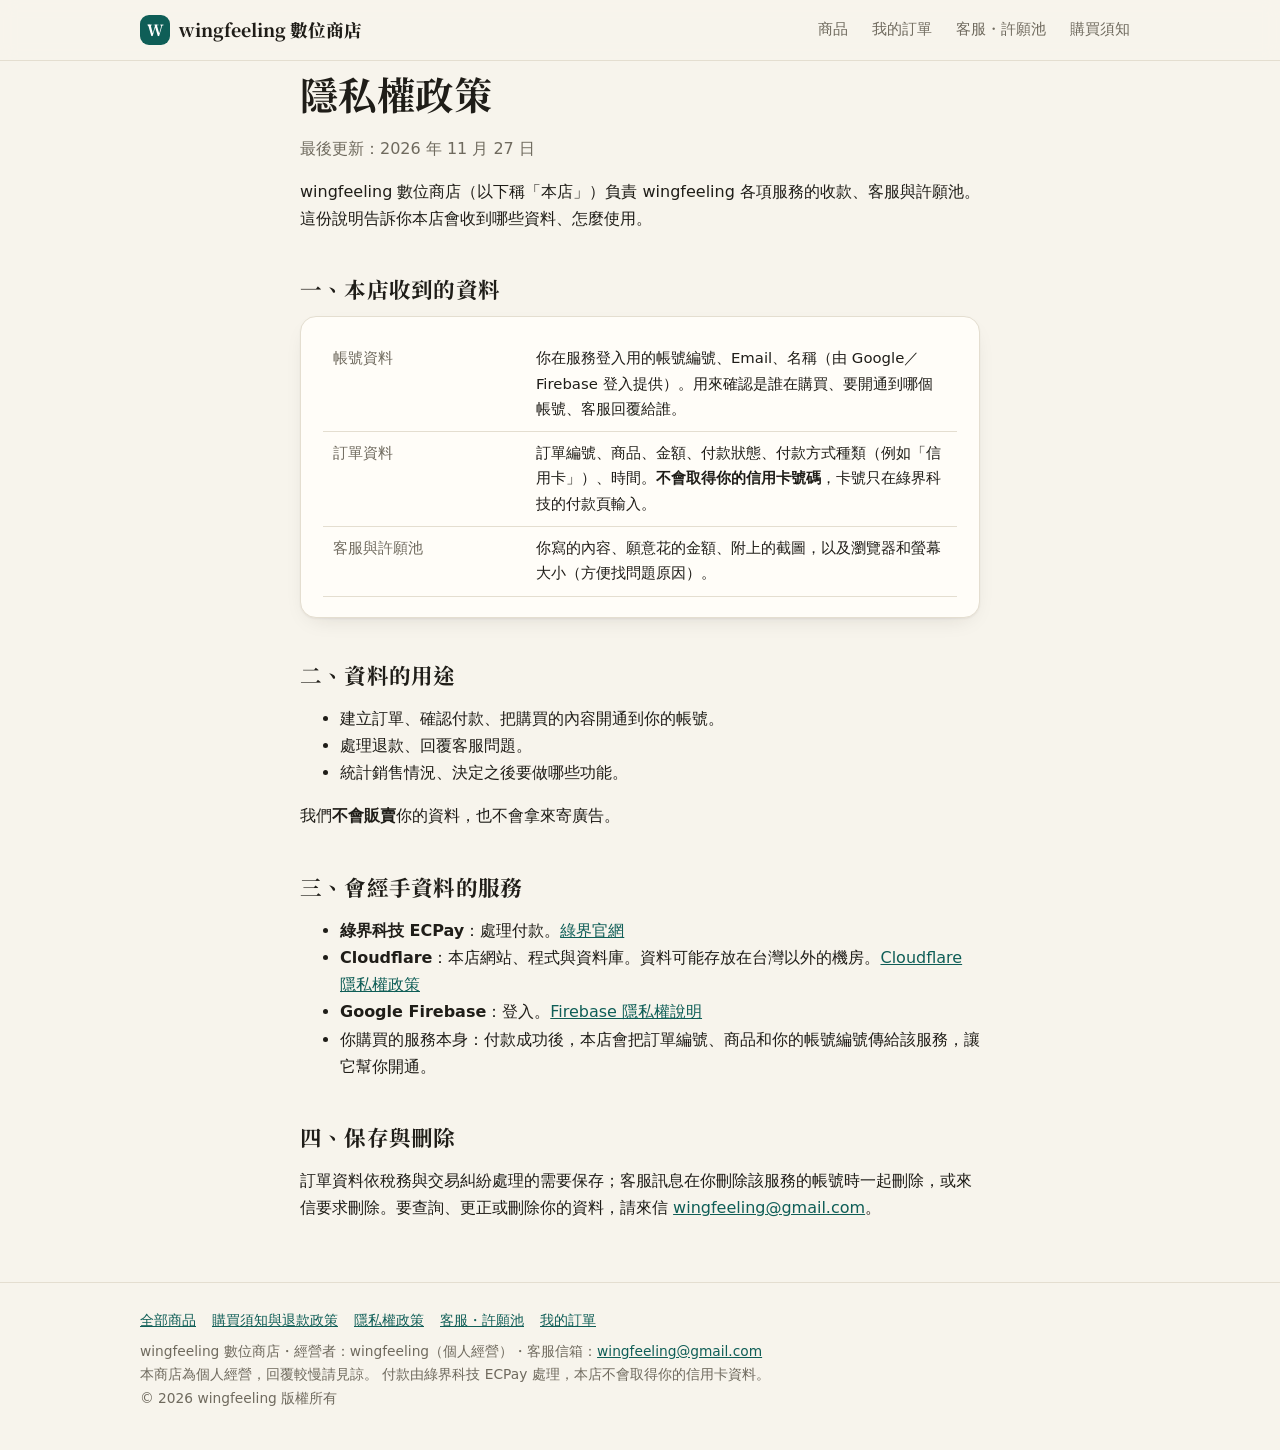
<file: web/privacy.html>
<!doctype html>
<html lang="zh-Hant-TW">
<head>
<meta charset="utf-8"><meta name="viewport" content="width=device-width,initial-scale=1">
<title>隱私權政策｜wingfeeling 數位商店</title>
<link rel="stylesheet" href="css/shop.css">
</head>
<body>
<header id="top"></header>
<main class="wrap narrow">
  <h1>隱私權政策</h1>
  <p class="muted">最後更新：2026 年 11 月 27 日</p>
  <p>wingfeeling 數位商店（以下稱「本店」）負責 wingfeeling 各項服務的收款、客服與許願池。這份說明告訴你本店會收到哪些資料、怎麼使用。</p>
  <h2>一、本店收到的資料</h2>
  <div class="card"><table class="info"><tbody>
    <tr><th>帳號資料</th><td>你在服務登入用的帳號編號、Email、名稱（由 Google／Firebase 登入提供）。用來確認是誰在購買、要開通到哪個帳號、客服回覆給誰。</td></tr>
    <tr><th>訂單資料</th><td>訂單編號、商品、金額、付款狀態、付款方式種類（例如「信用卡」）、時間。<b>不會取得你的信用卡號碼</b>，卡號只在綠界科技的付款頁輸入。</td></tr>
    <tr><th>客服與許願池</th><td>你寫的內容、願意花的金額、附上的截圖，以及瀏覽器和螢幕大小（方便找問題原因）。</td></tr>
  </tbody></table></div>
  <h2>二、資料的用途</h2>
  <ul><li>建立訂單、確認付款、把購買的內容開通到你的帳號。</li><li>處理退款、回覆客服問題。</li><li>統計銷售情況、決定之後要做哪些功能。</li></ul>
  <p>我們<b>不會販賣</b>你的資料，也不會拿來寄廣告。</p>
  <h2>三、會經手資料的服務</h2>
  <ul>
    <li><b>綠界科技 ECPay</b>：處理付款。<a href="https://www.ecpay.com.tw/" rel="noopener">綠界官網</a></li>
    <li><b>Cloudflare</b>：本店網站、程式與資料庫。資料可能存放在台灣以外的機房。<a href="https://www.cloudflare.com/privacypolicy/" rel="noopener">Cloudflare 隱私權政策</a></li>
    <li><b>Google Firebase</b>：登入。<a href="https://firebase.google.com/support/privacy" rel="noopener">Firebase 隱私權說明</a></li>
    <li>你購買的服務本身：付款成功後，本店會把訂單編號、商品和你的帳號編號傳給該服務，讓它幫你開通。</li>
  </ul>
  <h2>四、保存與刪除</h2>
  <p>訂單資料依稅務與交易糾紛處理的需要保存；客服訊息在你刪除該服務的帳號時一起刪除，或來信要求刪除。要查詢、更正或刪除你的資料，請來信 <a href="mailto:wingfeeling@gmail.com">wingfeeling@gmail.com</a>。</p>
</main>
<footer></footer>
<script src="js/config.js"></script><script src="js/shop.js"></script>
<script>Shop.header('');</script>
</body>
</html>
</file>
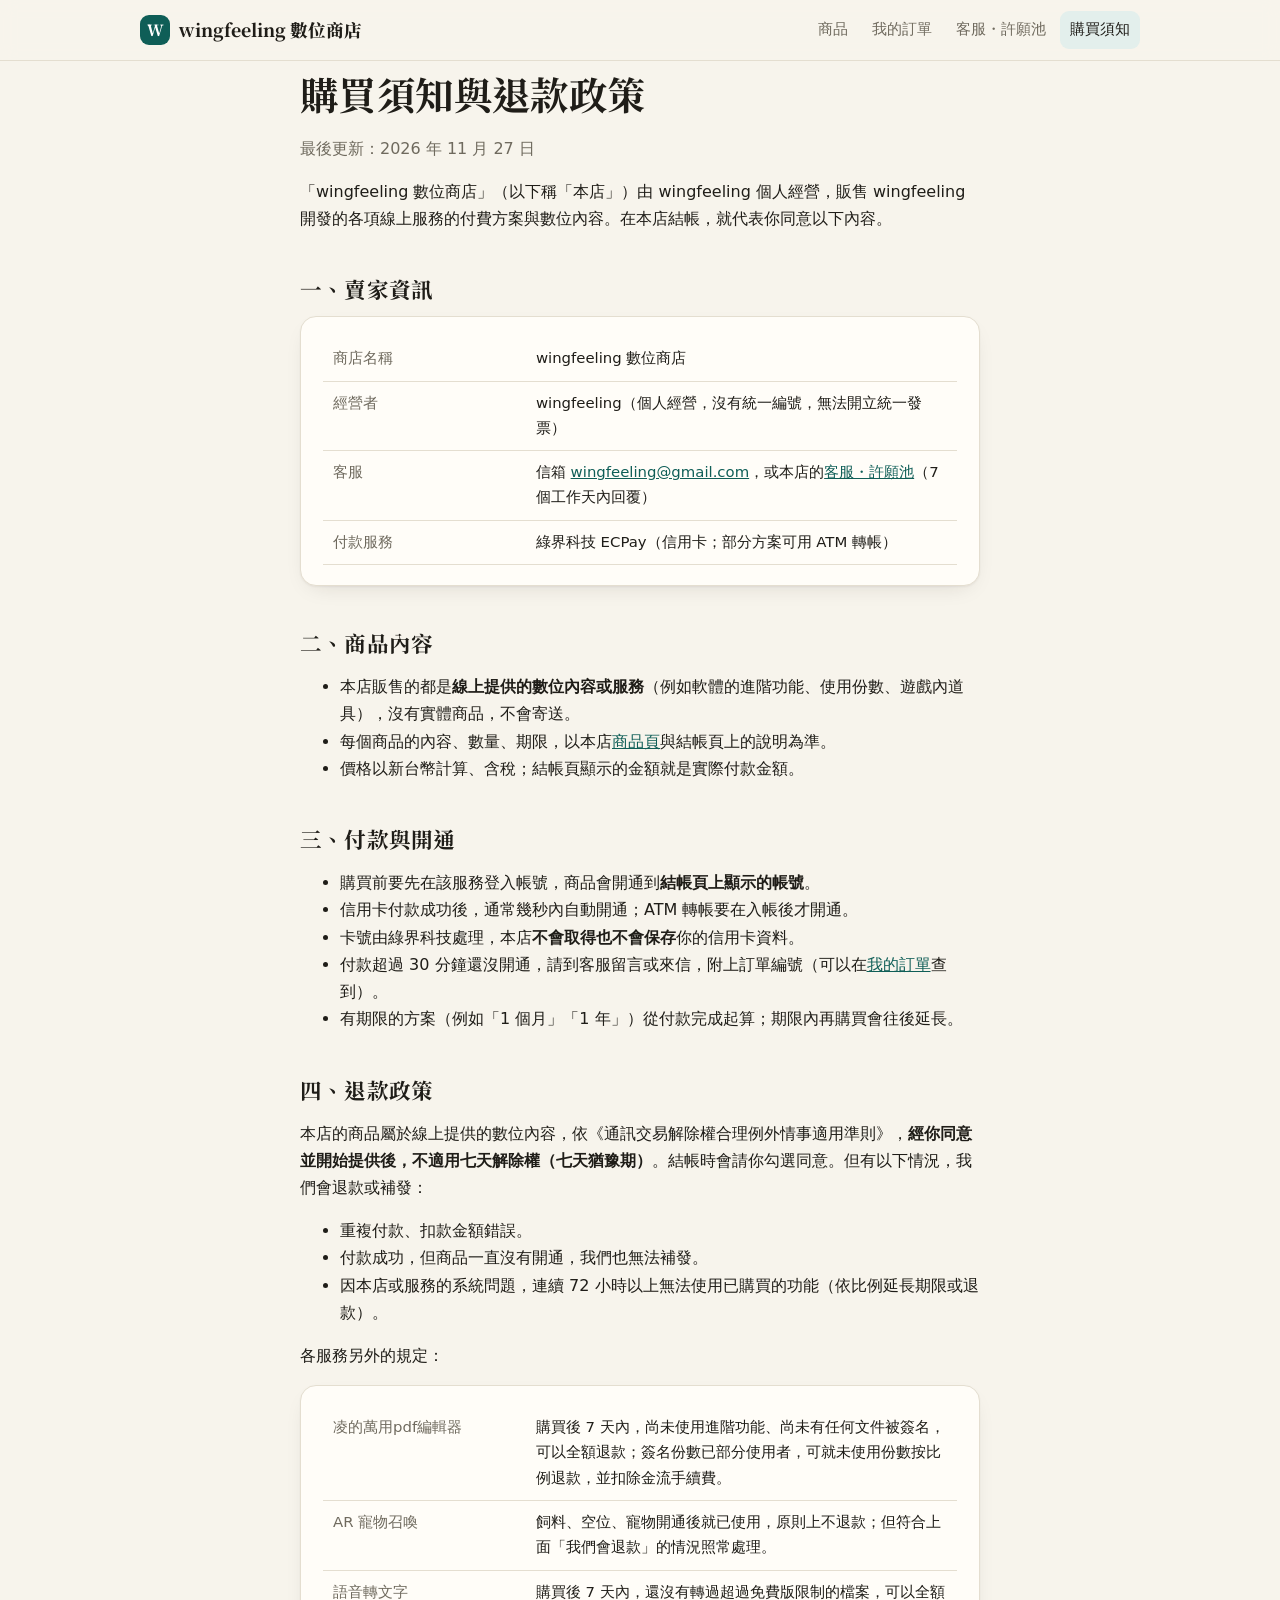
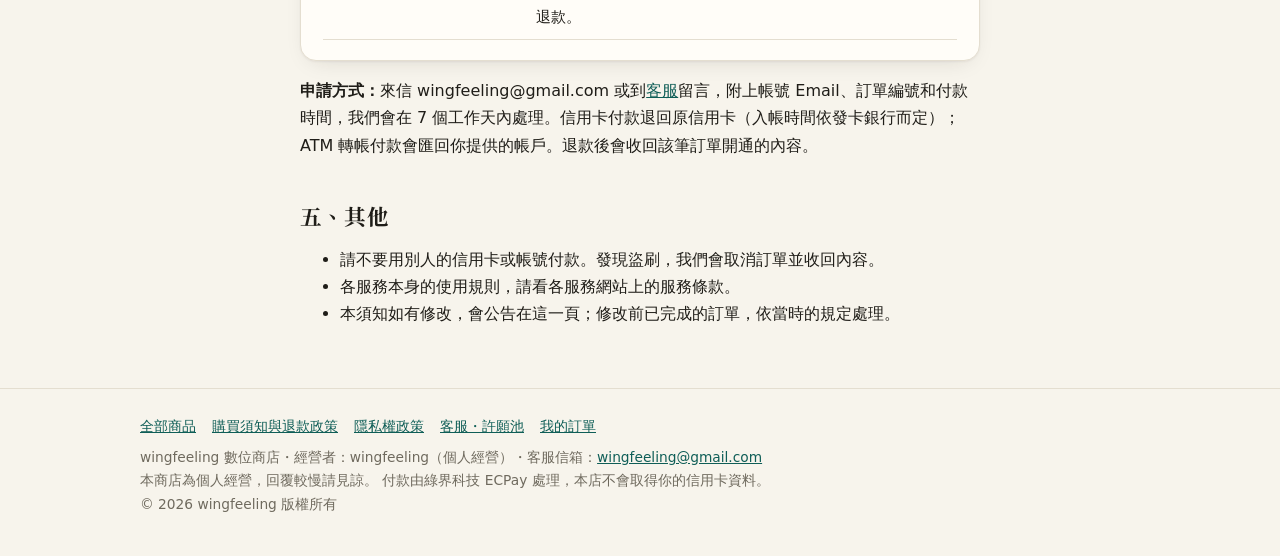
<file: web/terms.html>
<!doctype html>
<html lang="zh-Hant-TW">
<head>
<meta charset="utf-8"><meta name="viewport" content="width=device-width,initial-scale=1">
<title>購買須知與退款政策｜wingfeeling 數位商店</title>
<link rel="stylesheet" href="css/shop.css">
</head>
<body>
<header id="top"></header>
<main class="wrap narrow">
  <h1>購買須知與退款政策</h1>
  <p class="muted">最後更新：2026 年 11 月 27 日</p>
  <p>「wingfeeling 數位商店」（以下稱「本店」）由 wingfeeling 個人經營，販售 wingfeeling 開發的各項線上服務的付費方案與數位內容。在本店結帳，就代表你同意以下內容。</p>

  <h2>一、賣家資訊</h2>
  <div class="card"><table class="info"><tbody>
    <tr><th>商店名稱</th><td>wingfeeling 數位商店</td></tr>
    <tr><th>經營者</th><td>wingfeeling（個人經營，沒有統一編號，無法開立統一發票）</td></tr>
    <tr><th>客服</th><td>信箱 <a href="mailto:wingfeeling@gmail.com">wingfeeling@gmail.com</a>，或本店的<a href="support.html">客服・許願池</a>（7 個工作天內回覆）</td></tr>
    <tr><th>付款服務</th><td>綠界科技 ECPay（信用卡；部分方案可用 ATM 轉帳）</td></tr>
  </tbody></table></div>

  <h2>二、商品內容</h2>
  <ul>
    <li>本店販售的都是<b>線上提供的數位內容或服務</b>（例如軟體的進階功能、使用份數、遊戲內道具），沒有實體商品，不會寄送。</li>
    <li>每個商品的內容、數量、期限，以本店<a href="index.html">商品頁</a>與結帳頁上的說明為準。</li>
    <li>價格以新台幣計算、含稅；結帳頁顯示的金額就是實際付款金額。</li>
  </ul>

  <h2>三、付款與開通</h2>
  <ul>
    <li>購買前要先在該服務登入帳號，商品會開通到<b>結帳頁上顯示的帳號</b>。</li>
    <li>信用卡付款成功後，通常幾秒內自動開通；ATM 轉帳要在入帳後才開通。</li>
    <li>卡號由綠界科技處理，本店<b>不會取得也不會保存</b>你的信用卡資料。</li>
    <li>付款超過 30 分鐘還沒開通，請到客服留言或來信，附上訂單編號（可以在<a href="orders.html">我的訂單</a>查到）。</li>
    <li>有期限的方案（例如「1 個月」「1 年」）從付款完成起算；期限內再購買會往後延長。</li>
  </ul>

  <h2>四、退款政策</h2>
  <p>本店的商品屬於線上提供的數位內容，依《通訊交易解除權合理例外情事適用準則》，<b>經你同意並開始提供後，不適用七天解除權（七天猶豫期）</b>。結帳時會請你勾選同意。但有以下情況，我們會退款或補發：</p>
  <ul>
    <li>重複付款、扣款金額錯誤。</li>
    <li>付款成功，但商品一直沒有開通，我們也無法補發。</li>
    <li>因本店或服務的系統問題，連續 72 小時以上無法使用已購買的功能（依比例延長期限或退款）。</li>
  </ul>
  <p>各服務另外的規定：</p>
  <div class="card"><table class="info"><tbody>
    <tr><th>凌的萬用pdf編輯器</th><td>購買後 7 天內，尚未使用進階功能、尚未有任何文件被簽名，可以全額退款；簽名份數已部分使用者，可就未使用份數按比例退款，並扣除金流手續費。</td></tr>
    <tr><th>AR 寵物召喚</th><td>飼料、空位、寵物開通後就已使用，原則上不退款；但符合上面「我們會退款」的情況照常處理。</td></tr>
    <tr><th>語音轉文字</th><td>購買後 7 天內，還沒有轉過超過免費版限制的檔案，可以全額退款。</td></tr>
  </tbody></table></div>
  <p><b>申請方式：</b>來信 wingfeeling@gmail.com 或到<a href="support.html">客服</a>留言，附上帳號 Email、訂單編號和付款時間，我們會在 7 個工作天內處理。信用卡付款退回原信用卡（入帳時間依發卡銀行而定）；ATM 轉帳付款會匯回你提供的帳戶。退款後會收回該筆訂單開通的內容。</p>

  <h2>五、其他</h2>
  <ul>
    <li>請不要用別人的信用卡或帳號付款。發現盜刷，我們會取消訂單並收回內容。</li>
    <li>各服務本身的使用規則，請看各服務網站上的服務條款。</li>
    <li>本須知如有修改，會公告在這一頁；修改前已完成的訂單，依當時的規定處理。</li>
  </ul>
</main>
<footer></footer>
<script src="js/config.js"></script><script src="js/shop.js"></script>
<script>Shop.header('terms.html');</script>
</body>
</html>
</file>
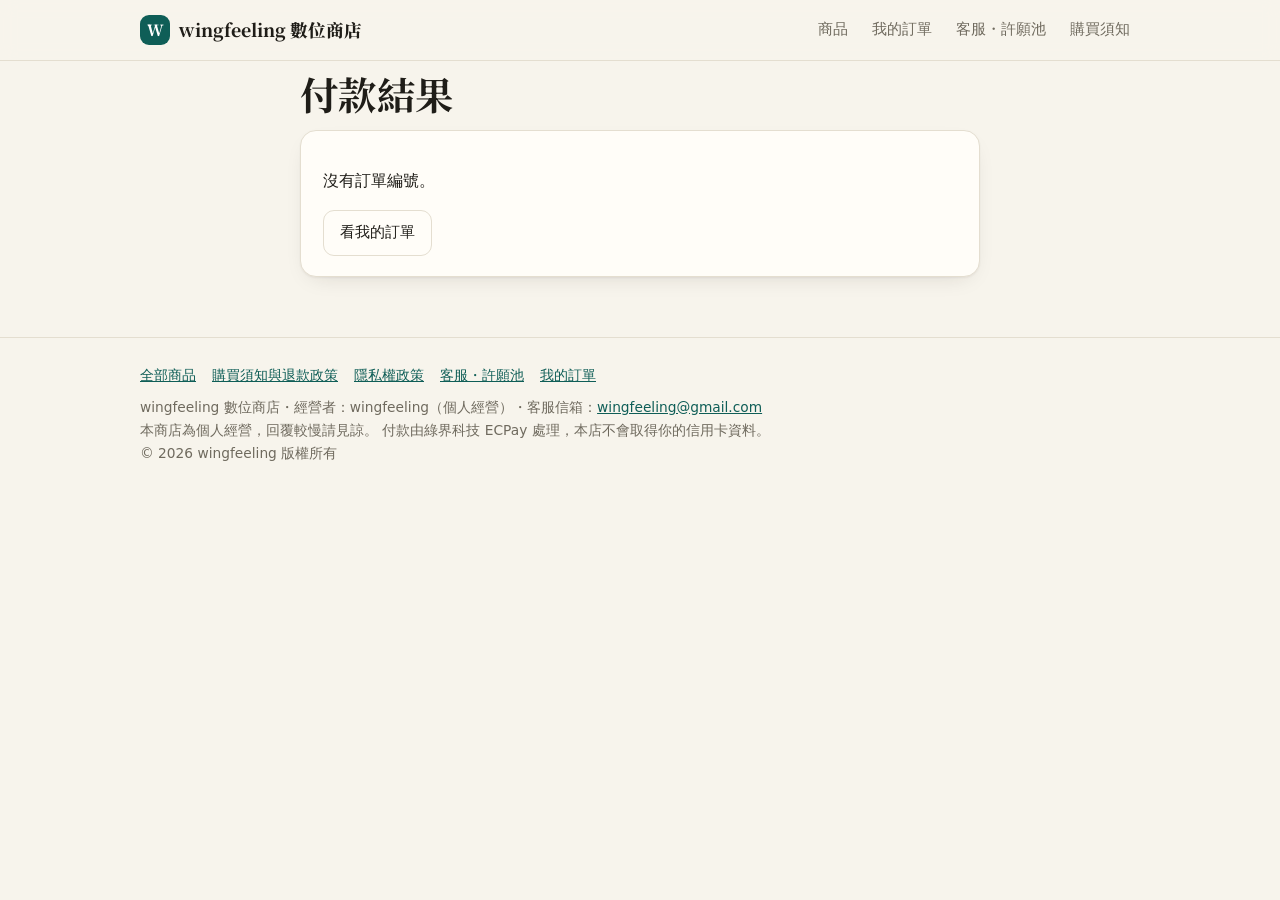
<file: web/thanks.html>
<!doctype html>
<html lang="zh-Hant-TW">
<head>
<meta charset="utf-8"><meta name="viewport" content="width=device-width,initial-scale=1">
<title>付款結果｜wingfeeling 數位商店</title>
<meta name="robots" content="noindex">
<link rel="stylesheet" href="css/shop.css">
</head>
<body>
<header id="top"></header>
<main class="wrap narrow">
  <h1>付款結果</h1>
  <div class="card" id="box"><p class="muted"><span class="spin"></span> 確認付款結果中…</p></div>
</main>
<footer></footer>
<script src="js/config.js"></script><script src="js/shop.js"></script>
<script>
Shop.header('');
const { esc, money } = Shop, box = document.getElementById('box');
let no = new URLSearchParams(location.search).get('order'); try { no = no || sessionStorage.getItem('shop.lastOrder'); } catch {}
let tries = 0;
async function load() {
  if (!no) { box.innerHTML = '<p>沒有訂單編號。</p><a class="btn" href="orders.html">看我的訂單</a>'; return; }
  let o; try { o = await Shop.api('/api/order?no=' + encodeURIComponent(no)); } catch (e) { box.innerHTML = `<div class="notice bad">${esc(e.message)}</div>`; return; }
  const cat = await Shop.api('/api/catalog').catch(() => ({ services: [] }));
  const svc = cat.services.find(s => s.id === o.service);
  const back = svc ? `<a class="btn primary" href="${esc(svc.url)}">回到 ${esc(svc.name)}</a>` : '';
  const head = `<p class="small muted">訂單編號 <span class="mono">${esc(o.no)}</span>・${esc(o.name)}・${money(o.amount)}</p>`;
  if (o.status === 'paid') box.innerHTML = `<div class="notice ok">✅ 付款成功！${o.delivered ? '已經開通到你的帳號。' : '正在開通，通常幾秒內完成。'}</div>${head}<div class="row">${back}<a class="btn" href="orders.html">我的訂單</a></div>`;
  else if (o.status === 'waiting') box.innerHTML = `<div class="notice info">已取得繳費資料（${esc(o.payment_type)}），繳費完成後會自動開通。</div>${head}<div class="row">${back}</div>`;
  else if (o.status === 'failed') box.innerHTML = `<div class="notice bad">付款沒有成功（${esc(o.rtn_msg || '交易失敗')}），沒有扣款，可以再試一次。</div>${head}<div class="row">${back}</div>`;
  else if (tries++ < 20) { setTimeout(load, 3000); box.innerHTML = `<p class="muted"><span class="spin"></span> 等待綠界通知付款結果…</p>${head}`; }
  else box.innerHTML = `<div class="notice warn">還沒收到付款結果。如果已經付款，晚一點會自動開通；有問題請到<a href="support.html">客服</a>留言並附上訂單編號。</div>${head}<div class="row">${back}</div>`;
}
load();
</script>
</body>
</html>
</file>
<file: web/css/shop.css>
@import url('https://fonts.googleapis.com/css2?family=Noto+Serif+TC:wght@600;800&display=swap');
:root{
  --paper:#f7f4ec;--card:#fffdf8;--ink:#1f1d18;--muted:#6f6a5e;--line:#e4ded0;
  --accent:#0f5e57;--accent-ink:#fff;--accent-soft:#e3efec;--gold:#b7791f;--gold-soft:#fbf0dc;
  --ok:#15803d;--ok-soft:#e5f4ea;--bad:#b42318;--bad-soft:#fdecea;--warn:#92400e;--warn-soft:#fef3c7;
  --radius:16px;--shadow:0 1px 2px rgba(31,29,24,.05),0 8px 24px -12px rgba(31,29,24,.18);
  --serif:'Noto Serif TC','Songti TC','PMingLiU',serif;
  --sans:-apple-system,BlinkMacSystemFont,'PingFang TC','Noto Sans TC','Microsoft JhengHei',system-ui,sans-serif;
}
@media (prefers-color-scheme:dark){:root{
  --paper:#15140f;--card:#1e1c17;--ink:#f1ece0;--muted:#a59f90;--line:#36322a;
  --accent:#4fb3a6;--accent-ink:#0c1a18;--accent-soft:#1d3532;--gold:#e0a84a;--gold-soft:#3a2e18;
  --ok:#5ccf86;--ok-soft:#183324;--bad:#ff8a7a;--bad-soft:#3a1d19;--warn:#f3c26b;--warn-soft:#3a2f17;
  --shadow:0 1px 2px rgba(0,0,0,.3),0 8px 24px -12px rgba(0,0,0,.6);
}}
*{box-sizing:border-box}
html{-webkit-text-size-adjust:100%}
body{margin:0;background:var(--paper);color:var(--ink);font:16px/1.7 var(--sans)}
a{color:var(--accent)}
h1,h2,h3{font-family:var(--serif);line-height:1.3;letter-spacing:.01em}
h1{font-size:clamp(1.7rem,4vw,2.4rem);margin:.2em 0 .3em}
h2{font-size:1.35rem;margin:2em 0 .6em}
h3{font-size:1.08rem;margin:0 0 .3em}
.wrap{max-width:1040px;margin:0 auto;padding:0 20px}
.narrow{max-width:720px}
.muted{color:var(--muted)}.small{font-size:.88rem}
/* 頁首 */
.top{border-bottom:1px solid var(--line);background:color-mix(in srgb,var(--paper) 88%,transparent);backdrop-filter:blur(8px);position:sticky;top:0;z-index:10}
.top .wrap{display:flex;align-items:center;gap:18px;height:60px}
.brand{font-family:var(--serif);font-weight:800;font-size:1.1rem;color:var(--ink);text-decoration:none;display:flex;align-items:center;gap:9px;white-space:nowrap}
.brand i{font-style:normal;display:grid;place-items:center;width:30px;height:30px;border-radius:9px;background:var(--accent);color:var(--accent-ink);font-size:.95rem}
.top nav{display:flex;gap:4px;margin-left:auto;flex-wrap:nowrap;overflow-x:auto}
.top nav a{color:var(--muted);text-decoration:none;padding:6px 10px;border-radius:9px;font-size:.93rem;white-space:nowrap}
.top nav a:hover,.top nav a.on{color:var(--ink);background:var(--accent-soft)}
@media (max-width:640px){.brand span{display:none}.top nav a{padding:6px 8px;font-size:.86rem}}
/* 卡片、按鈕 */
.card{background:var(--card);border:1px solid var(--line);border-radius:var(--radius);padding:20px 22px;box-shadow:var(--shadow)}
.btn{display:inline-flex;align-items:center;justify-content:center;gap:6px;border:1px solid var(--line);background:var(--card);color:var(--ink);border-radius:11px;padding:9px 16px;font:inherit;font-size:.95rem;cursor:pointer;text-decoration:none;transition:transform .08s,background .15s}
.btn:hover{background:var(--accent-soft)}.btn:active{transform:translateY(1px)}
.btn.primary{background:var(--accent);border-color:var(--accent);color:var(--accent-ink);font-weight:600}
.btn.primary:hover{filter:brightness(1.08)}
.btn.danger{color:var(--bad);border-color:color-mix(in srgb,var(--bad) 40%,var(--line))}
.btn.sm{padding:5px 11px;font-size:.85rem;border-radius:9px}
.btn.big{padding:13px 22px;font-size:1.05rem;border-radius:13px}
.btn[disabled]{opacity:.5;cursor:not-allowed}
input,select,textarea{font:inherit;color:var(--ink);background:var(--card);border:1px solid var(--line);border-radius:10px;padding:8px 11px;max-width:100%}
textarea{width:100%;min-height:120px;resize:vertical}
input:focus,select:focus,textarea:focus{outline:2px solid color-mix(in srgb,var(--accent) 50%,transparent);outline-offset:1px}
label.f{display:block;margin:12px 0}label.f>span{display:block;font-size:.9rem;color:var(--muted);margin-bottom:4px}
.row{display:flex;gap:10px;flex-wrap:wrap;align-items:center}
.notice{border-radius:12px;padding:11px 14px;margin:12px 0;font-size:.93rem;border:1px solid transparent}
.notice.info{background:var(--accent-soft);border-color:color-mix(in srgb,var(--accent) 25%,transparent)}
.notice.ok{background:var(--ok-soft);color:var(--ok)}.notice.bad{background:var(--bad-soft);color:var(--bad)}
.notice.warn{background:var(--warn-soft);color:var(--warn)}
.pill{display:inline-block;border-radius:99px;padding:1px 9px;font-size:.78rem;background:var(--accent-soft);color:var(--accent);font-weight:600;white-space:nowrap}
.pill.gold{background:var(--gold-soft);color:var(--gold)}.pill.ok{background:var(--ok-soft);color:var(--ok)}.pill.bad{background:var(--bad-soft);color:var(--bad)}.pill.warn{background:var(--warn-soft);color:var(--warn)}.pill.gray{background:var(--line);color:var(--muted)}
/* 首頁 */
.hero{padding:48px 0 18px}
.hero p.lead{font-size:1.08rem;color:var(--muted);max-width:640px}
.svc{margin:26px 0;padding:0;overflow:hidden}
.svc .head{display:flex;gap:16px;align-items:flex-start;padding:22px 22px 14px}
.svc .ic{font-size:2rem;line-height:1;width:56px;height:56px;border-radius:14px;display:grid;place-items:center;background:var(--accent-soft);flex:none}
.svc .head p{margin:.2em 0 0;color:var(--muted);font-size:.93rem}
.svc .head .go{margin-left:auto;flex:none}
@media (max-width:640px){.svc .head{flex-wrap:wrap}.svc .head .go{margin-left:0}}
.plist{border-top:1px solid var(--line)}
.prod{display:grid;grid-template-columns:1fr auto auto;gap:6px 16px;align-items:center;padding:12px 22px;border-bottom:1px solid var(--line)}
.prod:last-child{border-bottom:0}
.prod .nm{font-weight:600}.prod .ds{grid-column:1;font-size:.86rem;color:var(--muted)}
.prod .pr{font-family:var(--serif);font-weight:800;font-size:1.1rem;white-space:nowrap;font-variant-numeric:tabular-nums}
.prod .pr small{font-family:var(--sans);font-weight:400;font-size:.75rem;color:var(--muted);margin-right:2px}
@media (max-width:640px){.prod{grid-template-columns:1fr auto}.prod .bt{grid-column:1/-1}}
.facts{display:grid;grid-template-columns:repeat(auto-fit,minmax(220px,1fr));gap:14px;margin:18px 0}
.facts .card{padding:16px 18px}.facts b{display:block;font-family:var(--serif);font-size:1.02rem;margin-bottom:2px}
table.info{width:100%;border-collapse:collapse;font-size:.93rem}
table.info th,table.info td{text-align:left;padding:9px 10px;border-bottom:1px solid var(--line);vertical-align:top}
table.info th{width:32%;color:var(--muted);font-weight:500}
/* 結帳 */
.choice{display:flex;gap:12px;align-items:center;padding:13px 15px;border:1.5px solid var(--line);border-radius:13px;margin:9px 0;cursor:pointer;background:var(--card)}
.choice:hover{border-color:color-mix(in srgb,var(--accent) 45%,var(--line))}
.choice.on{border-color:var(--accent);background:var(--accent-soft)}
.choice input{accent-color:var(--accent);width:18px;height:18px;flex:none}
.choice .t{flex:1}.choice .t div:first-child{font-weight:600}.choice .t div+div{font-size:.85rem;color:var(--muted)}
.sum{display:flex;justify-content:space-between;align-items:baseline;border-top:1px dashed var(--line);margin-top:14px;padding-top:12px}
.sum .amt{font-family:var(--serif);font-weight:800;font-size:1.6rem}
.agree{display:flex;gap:10px;align-items:flex-start;margin:14px 0;font-size:.93rem}
.agree input{width:19px;height:19px;margin-top:3px;accent-color:var(--accent);flex:none}
/* 客服 */
.tabs{display:flex;gap:6px;flex-wrap:wrap;margin:8px 0 14px}
.tabs button{border:1px solid var(--line);background:var(--card);color:var(--ink);border-radius:99px;padding:6px 14px;cursor:pointer;font:inherit;font-size:.92rem;position:relative}
.tabs button.on{background:var(--accent);border-color:var(--accent);color:var(--accent-ink)}
.cnt{display:inline-block;min-width:1.4em;margin-left:5px;padding:0 6px;border-radius:99px;background:var(--bad);color:#fff;font-size:.72rem;line-height:1.6;text-align:center}
.tk{border:1px solid var(--line);border-radius:14px;padding:13px 15px;margin:10px 0;background:var(--card);position:relative}
.tk.unread{border-color:var(--gold);box-shadow:0 0 0 2px var(--gold-soft)}
.tk .hd{display:flex;gap:8px;flex-wrap:wrap;justify-content:space-between;font-size:.82rem;color:var(--muted);margin-bottom:6px}
.tk .tx{white-space:pre-wrap;word-break:break-word}
.msg{margin-top:8px;padding:8px 11px;border-radius:11px;white-space:pre-wrap;word-break:break-word;font-size:.93rem;background:var(--paper)}
.msg.admin{background:var(--accent-soft)}.msg small{display:block;color:var(--muted);font-size:.76rem;margin-bottom:2px}
.shots{display:flex;gap:8px;flex-wrap:wrap;margin-top:8px}.shots .im{width:96px;height:96px;border-radius:10px;border:1px solid var(--line);display:grid;place-items:center;font-size:.75rem;color:var(--muted);overflow:hidden;cursor:pointer;text-align:center}
.shots .im img{width:100%;height:100%;object-fit:cover}
.fu{display:flex;gap:6px;margin-top:9px}.fu input,.fu textarea{flex:1}
/* 表格 */
.tablebox{overflow-x:auto;border:1px solid var(--line);border-radius:14px;background:var(--card)}
table.t{width:100%;border-collapse:collapse;font-size:.88rem;min-width:720px}
table.t th,table.t td{padding:9px 11px;border-bottom:1px solid var(--line);text-align:left;vertical-align:top}
table.t th{font-weight:600;color:var(--muted);background:color-mix(in srgb,var(--paper) 60%,var(--card));position:sticky;top:0}
table.t tr:last-child td{border-bottom:0}
td.n{text-align:right;font-variant-numeric:tabular-nums;white-space:nowrap}
code,.mono{font-family:ui-monospace,SFMono-Regular,Menlo,monospace;font-size:.85em}
/* 頁尾 */
footer{margin-top:60px;border-top:1px solid var(--line);padding:26px 0 40px;font-size:.86rem;color:var(--muted)}
footer .links{display:flex;gap:16px;flex-wrap:wrap;margin-bottom:8px}
#toast{position:fixed;left:50%;bottom:22px;transform:translateX(-50%) translateY(20px);background:var(--ink);color:var(--paper);padding:10px 18px;border-radius:12px;font-size:.93rem;opacity:0;pointer-events:none;transition:.25s;max-width:92vw;z-index:50}
#toast.on{opacity:1;transform:translateX(-50%)}
.spin{display:inline-block;width:1em;height:1em;border:2px solid currentColor;border-right-color:transparent;border-radius:50%;animation:sp .8s linear infinite;vertical-align:-2px}
@keyframes sp{to{transform:rotate(360deg)}}
.viewer{position:fixed;inset:0;background:rgba(0,0,0,.85);display:none;place-items:center;z-index:60;padding:20px}.viewer.on{display:grid}.viewer img{max-width:100%;max-height:100%;border-radius:10px}
</file>
